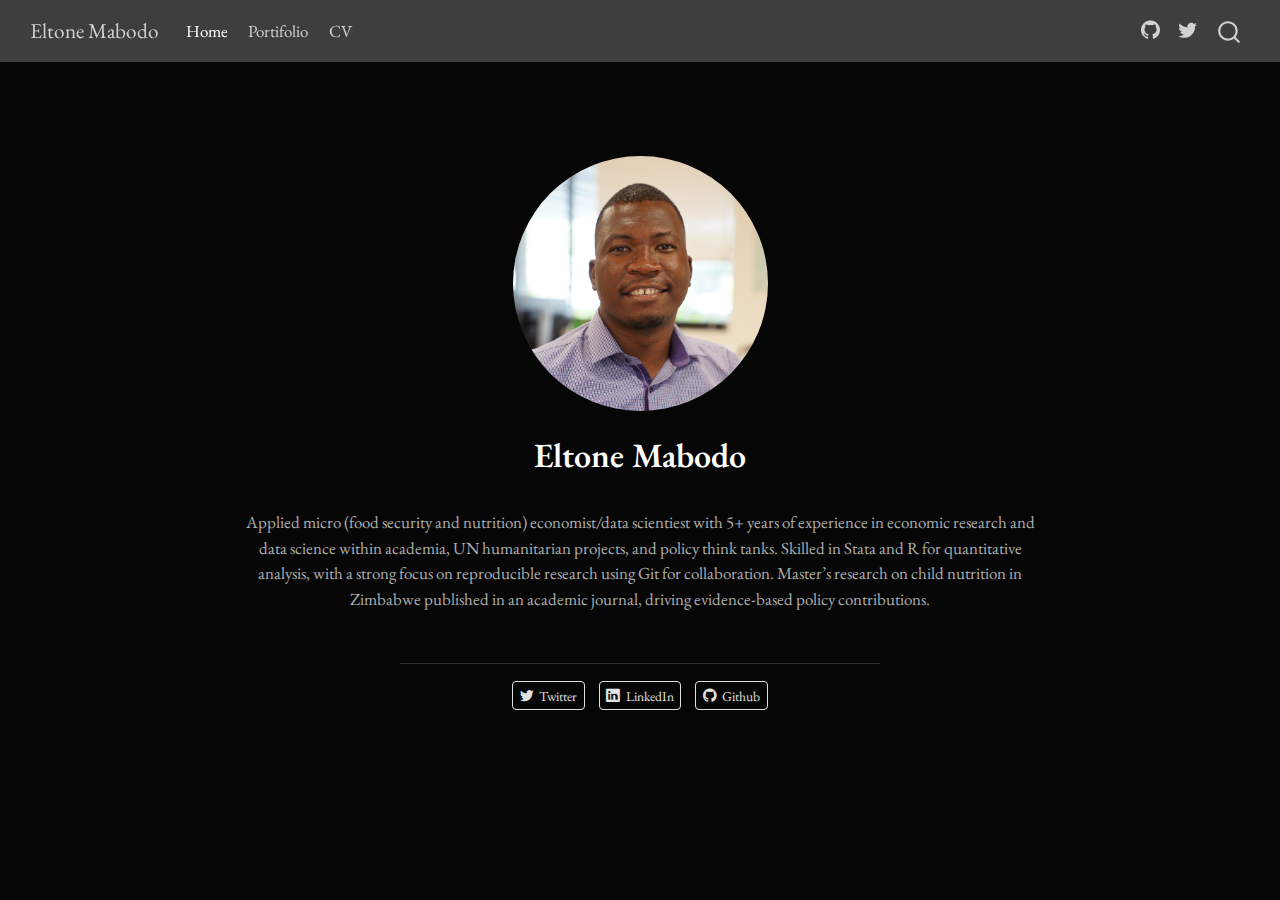
<file: docs/index.html>
<!DOCTYPE html>
<html xmlns="http://www.w3.org/1999/xhtml" lang="en" xml:lang="en"><head>

<meta charset="utf-8">
<meta name="generator" content="quarto-1.5.57">

<meta name="viewport" content="width=device-width, initial-scale=1.0, user-scalable=yes">


<title>Eltone Mabodo</title>
<style>
code{white-space: pre-wrap;}
span.smallcaps{font-variant: small-caps;}
div.columns{display: flex; gap: min(4vw, 1.5em);}
div.column{flex: auto; overflow-x: auto;}
div.hanging-indent{margin-left: 1.5em; text-indent: -1.5em;}
ul.task-list{list-style: none;}
ul.task-list li input[type="checkbox"] {
  width: 0.8em;
  margin: 0 0.8em 0.2em -1em; /* quarto-specific, see https://github.com/quarto-dev/quarto-cli/issues/4556 */ 
  vertical-align: middle;
}
</style>


<script src="site_libs/quarto-nav/quarto-nav.js"></script>
<script src="site_libs/quarto-nav/headroom.min.js"></script>
<script src="site_libs/clipboard/clipboard.min.js"></script>
<script src="site_libs/quarto-search/autocomplete.umd.js"></script>
<script src="site_libs/quarto-search/fuse.min.js"></script>
<script src="site_libs/quarto-search/quarto-search.js"></script>
<meta name="quarto:offset" content="./">
<script src="site_libs/quarto-html/quarto.js"></script>
<script src="site_libs/quarto-html/popper.min.js"></script>
<script src="site_libs/quarto-html/tippy.umd.min.js"></script>
<link href="site_libs/quarto-html/tippy.css" rel="stylesheet">
<link href="site_libs/quarto-html/quarto-syntax-highlighting-dark.css" rel="stylesheet" id="quarto-text-highlighting-styles">
<script src="site_libs/bootstrap/bootstrap.min.js"></script>
<link href="site_libs/bootstrap/bootstrap-icons.css" rel="stylesheet">
<link href="site_libs/bootstrap/bootstrap.min.css" rel="stylesheet" id="quarto-bootstrap" data-mode="dark">
<script id="quarto-search-options" type="application/json">{
  "location": "navbar",
  "copy-button": false,
  "collapse-after": 3,
  "panel-placement": "end",
  "type": "overlay",
  "limit": 50,
  "keyboard-shortcut": [
    "f",
    "/",
    "s"
  ],
  "show-item-context": false,
  "language": {
    "search-no-results-text": "No results",
    "search-matching-documents-text": "matching documents",
    "search-copy-link-title": "Copy link to search",
    "search-hide-matches-text": "Hide additional matches",
    "search-more-match-text": "more match in this document",
    "search-more-matches-text": "more matches in this document",
    "search-clear-button-title": "Clear",
    "search-text-placeholder": "",
    "search-detached-cancel-button-title": "Cancel",
    "search-submit-button-title": "Submit",
    "search-label": "Search"
  }
}</script>


<link rel="stylesheet" href="styles.css">
</head>

<body class="nav-fixed fullcontent">

<div id="quarto-search-results"></div>
  <header id="quarto-header" class="headroom fixed-top">
    <nav class="navbar navbar-expand-lg " data-bs-theme="dark">
      <div class="navbar-container container-fluid">
      <div class="navbar-brand-container mx-auto">
    <a class="navbar-brand" href="./index.html">
    <span class="navbar-title">Eltone Mabodo</span>
    </a>
  </div>
            <div id="quarto-search" class="" title="Search"></div>
          <button class="navbar-toggler" type="button" data-bs-toggle="collapse" data-bs-target="#navbarCollapse" aria-controls="navbarCollapse" role="menu" aria-expanded="false" aria-label="Toggle navigation" onclick="if (window.quartoToggleHeadroom) { window.quartoToggleHeadroom(); }">
  <span class="navbar-toggler-icon"></span>
</button>
          <div class="collapse navbar-collapse" id="navbarCollapse">
            <ul class="navbar-nav navbar-nav-scroll me-auto">
  <li class="nav-item">
    <a class="nav-link active" href="./index.html" aria-current="page"> 
<span class="menu-text">Home</span></a>
  </li>  
  <li class="nav-item">
    <a class="nav-link" href="./portfolio.html"> 
<span class="menu-text">Portifolio</span></a>
  </li>  
  <li class="nav-item">
    <a class="nav-link" href="./cv.html"> 
<span class="menu-text">CV</span></a>
  </li>  
</ul>
            <ul class="navbar-nav navbar-nav-scroll ms-auto">
  <li class="nav-item compact">
    <a class="nav-link" href="https://github.com/iammabodo"> <i class="bi bi-github" role="img">
</i> 
<span class="menu-text"></span></a>
  </li>  
  <li class="nav-item compact">
    <a class="nav-link" href="https://x.com/eltonemabodo"> <i class="bi bi-twitter" role="img">
</i> 
<span class="menu-text"></span></a>
  </li>  
</ul>
          </div> <!-- /navcollapse -->
            <div class="quarto-navbar-tools">
</div>
      </div> <!-- /container-fluid -->
    </nav>
</header>
<!-- content -->
<div id="quarto-content" class="quarto-container page-columns page-rows-contents page-layout-article page-navbar">
<!-- sidebar -->
<!-- margin-sidebar -->
    
<!-- main -->
<div class="quarto-about-jolla">
  <img src="profile.jpg" class="about-image
  round " style="height: 15em; width: 15em;">
 <header id="title-block-header" class="quarto-title-block default">
<div class="quarto-title">
<h1 class="title">Eltone Mabodo</h1>
</div>
<div class="quarto-title-meta">
  </div>
</header><main class="content" id="quarto-document-content">
<p>Applied micro (food security and nutrition) economist/data scientiest with 5+ years of experience in economic research and data science within academia, UN humanitarian projects, and policy think tanks. Skilled in Stata and R for quantitative analysis, with a strong focus on reproducible research using Git for collaboration. Master’s research on child nutrition in Zimbabwe published in an academic journal, driving evidence-based policy contributions.</p>


</main> 
  <hr class="about-sep">
   <div class="about-links">
  <a href="https://x.com/eltonemabodo" class="about-link" rel="" target="">
    <i class="bi bi-twitter"></i>
     <span class="about-link-text">Twitter</span>
  </a>
  <a href="https://www.linkedin.com/in/eltone-mabodo/" class="about-link" rel="" target="">
    <i class="bi bi-linkedin"></i>
     <span class="about-link-text">LinkedIn</span>
  </a>
  <a href="https://github.com/iammabodo" class="about-link" rel="" target="">
    <i class="bi bi-github"></i>
     <span class="about-link-text">Github</span>
  </a>
</div>
</div>
 <!-- /main -->
<script id="quarto-html-after-body" type="application/javascript">
window.document.addEventListener("DOMContentLoaded", function (event) {
  const toggleBodyColorMode = (bsSheetEl) => {
    const mode = bsSheetEl.getAttribute("data-mode");
    const bodyEl = window.document.querySelector("body");
    if (mode === "dark") {
      bodyEl.classList.add("quarto-dark");
      bodyEl.classList.remove("quarto-light");
    } else {
      bodyEl.classList.add("quarto-light");
      bodyEl.classList.remove("quarto-dark");
    }
  }
  const toggleBodyColorPrimary = () => {
    const bsSheetEl = window.document.querySelector("link#quarto-bootstrap");
    if (bsSheetEl) {
      toggleBodyColorMode(bsSheetEl);
    }
  }
  toggleBodyColorPrimary();  
  const isCodeAnnotation = (el) => {
    for (const clz of el.classList) {
      if (clz.startsWith('code-annotation-')) {                     
        return true;
      }
    }
    return false;
  }
  const onCopySuccess = function(e) {
    // button target
    const button = e.trigger;
    // don't keep focus
    button.blur();
    // flash "checked"
    button.classList.add('code-copy-button-checked');
    var currentTitle = button.getAttribute("title");
    button.setAttribute("title", "Copied!");
    let tooltip;
    if (window.bootstrap) {
      button.setAttribute("data-bs-toggle", "tooltip");
      button.setAttribute("data-bs-placement", "left");
      button.setAttribute("data-bs-title", "Copied!");
      tooltip = new bootstrap.Tooltip(button, 
        { trigger: "manual", 
          customClass: "code-copy-button-tooltip",
          offset: [0, -8]});
      tooltip.show();    
    }
    setTimeout(function() {
      if (tooltip) {
        tooltip.hide();
        button.removeAttribute("data-bs-title");
        button.removeAttribute("data-bs-toggle");
        button.removeAttribute("data-bs-placement");
      }
      button.setAttribute("title", currentTitle);
      button.classList.remove('code-copy-button-checked');
    }, 1000);
    // clear code selection
    e.clearSelection();
  }
  const getTextToCopy = function(trigger) {
      const codeEl = trigger.previousElementSibling.cloneNode(true);
      for (const childEl of codeEl.children) {
        if (isCodeAnnotation(childEl)) {
          childEl.remove();
        }
      }
      return codeEl.innerText;
  }
  const clipboard = new window.ClipboardJS('.code-copy-button:not([data-in-quarto-modal])', {
    text: getTextToCopy
  });
  clipboard.on('success', onCopySuccess);
  if (window.document.getElementById('quarto-embedded-source-code-modal')) {
    // For code content inside modals, clipBoardJS needs to be initialized with a container option
    // TODO: Check when it could be a function (https://github.com/zenorocha/clipboard.js/issues/860)
    const clipboardModal = new window.ClipboardJS('.code-copy-button[data-in-quarto-modal]', {
      text: getTextToCopy,
      container: window.document.getElementById('quarto-embedded-source-code-modal')
    });
    clipboardModal.on('success', onCopySuccess);
  }
    var localhostRegex = new RegExp(/^(?:http|https):\/\/localhost\:?[0-9]*\//);
    var mailtoRegex = new RegExp(/^mailto:/);
      var filterRegex = new RegExp('/' + window.location.host + '/');
    var isInternal = (href) => {
        return filterRegex.test(href) || localhostRegex.test(href) || mailtoRegex.test(href);
    }
    // Inspect non-navigation links and adorn them if external
 	var links = window.document.querySelectorAll('a[href]:not(.nav-link):not(.navbar-brand):not(.toc-action):not(.sidebar-link):not(.sidebar-item-toggle):not(.pagination-link):not(.no-external):not([aria-hidden]):not(.dropdown-item):not(.quarto-navigation-tool):not(.about-link)');
    for (var i=0; i<links.length; i++) {
      const link = links[i];
      if (!isInternal(link.href)) {
        // undo the damage that might have been done by quarto-nav.js in the case of
        // links that we want to consider external
        if (link.dataset.originalHref !== undefined) {
          link.href = link.dataset.originalHref;
        }
      }
    }
  function tippyHover(el, contentFn, onTriggerFn, onUntriggerFn) {
    const config = {
      allowHTML: true,
      maxWidth: 500,
      delay: 100,
      arrow: false,
      appendTo: function(el) {
          return el.parentElement;
      },
      interactive: true,
      interactiveBorder: 10,
      theme: 'quarto',
      placement: 'bottom-start',
    };
    if (contentFn) {
      config.content = contentFn;
    }
    if (onTriggerFn) {
      config.onTrigger = onTriggerFn;
    }
    if (onUntriggerFn) {
      config.onUntrigger = onUntriggerFn;
    }
    window.tippy(el, config); 
  }
  const noterefs = window.document.querySelectorAll('a[role="doc-noteref"]');
  for (var i=0; i<noterefs.length; i++) {
    const ref = noterefs[i];
    tippyHover(ref, function() {
      // use id or data attribute instead here
      let href = ref.getAttribute('data-footnote-href') || ref.getAttribute('href');
      try { href = new URL(href).hash; } catch {}
      const id = href.replace(/^#\/?/, "");
      const note = window.document.getElementById(id);
      if (note) {
        return note.innerHTML;
      } else {
        return "";
      }
    });
  }
  const xrefs = window.document.querySelectorAll('a.quarto-xref');
  const processXRef = (id, note) => {
    // Strip column container classes
    const stripColumnClz = (el) => {
      el.classList.remove("page-full", "page-columns");
      if (el.children) {
        for (const child of el.children) {
          stripColumnClz(child);
        }
      }
    }
    stripColumnClz(note)
    if (id === null || id.startsWith('sec-')) {
      // Special case sections, only their first couple elements
      const container = document.createElement("div");
      if (note.children && note.children.length > 2) {
        container.appendChild(note.children[0].cloneNode(true));
        for (let i = 1; i < note.children.length; i++) {
          const child = note.children[i];
          if (child.tagName === "P" && child.innerText === "") {
            continue;
          } else {
            container.appendChild(child.cloneNode(true));
            break;
          }
        }
        if (window.Quarto?.typesetMath) {
          window.Quarto.typesetMath(container);
        }
        return container.innerHTML
      } else {
        if (window.Quarto?.typesetMath) {
          window.Quarto.typesetMath(note);
        }
        return note.innerHTML;
      }
    } else {
      // Remove any anchor links if they are present
      const anchorLink = note.querySelector('a.anchorjs-link');
      if (anchorLink) {
        anchorLink.remove();
      }
      if (window.Quarto?.typesetMath) {
        window.Quarto.typesetMath(note);
      }
      // TODO in 1.5, we should make sure this works without a callout special case
      if (note.classList.contains("callout")) {
        return note.outerHTML;
      } else {
        return note.innerHTML;
      }
    }
  }
  for (var i=0; i<xrefs.length; i++) {
    const xref = xrefs[i];
    tippyHover(xref, undefined, function(instance) {
      instance.disable();
      let url = xref.getAttribute('href');
      let hash = undefined; 
      if (url.startsWith('#')) {
        hash = url;
      } else {
        try { hash = new URL(url).hash; } catch {}
      }
      if (hash) {
        const id = hash.replace(/^#\/?/, "");
        const note = window.document.getElementById(id);
        if (note !== null) {
          try {
            const html = processXRef(id, note.cloneNode(true));
            instance.setContent(html);
          } finally {
            instance.enable();
            instance.show();
          }
        } else {
          // See if we can fetch this
          fetch(url.split('#')[0])
          .then(res => res.text())
          .then(html => {
            const parser = new DOMParser();
            const htmlDoc = parser.parseFromString(html, "text/html");
            const note = htmlDoc.getElementById(id);
            if (note !== null) {
              const html = processXRef(id, note);
              instance.setContent(html);
            } 
          }).finally(() => {
            instance.enable();
            instance.show();
          });
        }
      } else {
        // See if we can fetch a full url (with no hash to target)
        // This is a special case and we should probably do some content thinning / targeting
        fetch(url)
        .then(res => res.text())
        .then(html => {
          const parser = new DOMParser();
          const htmlDoc = parser.parseFromString(html, "text/html");
          const note = htmlDoc.querySelector('main.content');
          if (note !== null) {
            // This should only happen for chapter cross references
            // (since there is no id in the URL)
            // remove the first header
            if (note.children.length > 0 && note.children[0].tagName === "HEADER") {
              note.children[0].remove();
            }
            const html = processXRef(null, note);
            instance.setContent(html);
          } 
        }).finally(() => {
          instance.enable();
          instance.show();
        });
      }
    }, function(instance) {
    });
  }
      let selectedAnnoteEl;
      const selectorForAnnotation = ( cell, annotation) => {
        let cellAttr = 'data-code-cell="' + cell + '"';
        let lineAttr = 'data-code-annotation="' +  annotation + '"';
        const selector = 'span[' + cellAttr + '][' + lineAttr + ']';
        return selector;
      }
      const selectCodeLines = (annoteEl) => {
        const doc = window.document;
        const targetCell = annoteEl.getAttribute("data-target-cell");
        const targetAnnotation = annoteEl.getAttribute("data-target-annotation");
        const annoteSpan = window.document.querySelector(selectorForAnnotation(targetCell, targetAnnotation));
        const lines = annoteSpan.getAttribute("data-code-lines").split(",");
        const lineIds = lines.map((line) => {
          return targetCell + "-" + line;
        })
        let top = null;
        let height = null;
        let parent = null;
        if (lineIds.length > 0) {
            //compute the position of the single el (top and bottom and make a div)
            const el = window.document.getElementById(lineIds[0]);
            top = el.offsetTop;
            height = el.offsetHeight;
            parent = el.parentElement.parentElement;
          if (lineIds.length > 1) {
            const lastEl = window.document.getElementById(lineIds[lineIds.length - 1]);
            const bottom = lastEl.offsetTop + lastEl.offsetHeight;
            height = bottom - top;
          }
          if (top !== null && height !== null && parent !== null) {
            // cook up a div (if necessary) and position it 
            let div = window.document.getElementById("code-annotation-line-highlight");
            if (div === null) {
              div = window.document.createElement("div");
              div.setAttribute("id", "code-annotation-line-highlight");
              div.style.position = 'absolute';
              parent.appendChild(div);
            }
            div.style.top = top - 2 + "px";
            div.style.height = height + 4 + "px";
            div.style.left = 0;
            let gutterDiv = window.document.getElementById("code-annotation-line-highlight-gutter");
            if (gutterDiv === null) {
              gutterDiv = window.document.createElement("div");
              gutterDiv.setAttribute("id", "code-annotation-line-highlight-gutter");
              gutterDiv.style.position = 'absolute';
              const codeCell = window.document.getElementById(targetCell);
              const gutter = codeCell.querySelector('.code-annotation-gutter');
              gutter.appendChild(gutterDiv);
            }
            gutterDiv.style.top = top - 2 + "px";
            gutterDiv.style.height = height + 4 + "px";
          }
          selectedAnnoteEl = annoteEl;
        }
      };
      const unselectCodeLines = () => {
        const elementsIds = ["code-annotation-line-highlight", "code-annotation-line-highlight-gutter"];
        elementsIds.forEach((elId) => {
          const div = window.document.getElementById(elId);
          if (div) {
            div.remove();
          }
        });
        selectedAnnoteEl = undefined;
      };
        // Handle positioning of the toggle
    window.addEventListener(
      "resize",
      throttle(() => {
        elRect = undefined;
        if (selectedAnnoteEl) {
          selectCodeLines(selectedAnnoteEl);
        }
      }, 10)
    );
    function throttle(fn, ms) {
    let throttle = false;
    let timer;
      return (...args) => {
        if(!throttle) { // first call gets through
            fn.apply(this, args);
            throttle = true;
        } else { // all the others get throttled
            if(timer) clearTimeout(timer); // cancel #2
            timer = setTimeout(() => {
              fn.apply(this, args);
              timer = throttle = false;
            }, ms);
        }
      };
    }
      // Attach click handler to the DT
      const annoteDls = window.document.querySelectorAll('dt[data-target-cell]');
      for (const annoteDlNode of annoteDls) {
        annoteDlNode.addEventListener('click', (event) => {
          const clickedEl = event.target;
          if (clickedEl !== selectedAnnoteEl) {
            unselectCodeLines();
            const activeEl = window.document.querySelector('dt[data-target-cell].code-annotation-active');
            if (activeEl) {
              activeEl.classList.remove('code-annotation-active');
            }
            selectCodeLines(clickedEl);
            clickedEl.classList.add('code-annotation-active');
          } else {
            // Unselect the line
            unselectCodeLines();
            clickedEl.classList.remove('code-annotation-active');
          }
        });
      }
  const findCites = (el) => {
    const parentEl = el.parentElement;
    if (parentEl) {
      const cites = parentEl.dataset.cites;
      if (cites) {
        return {
          el,
          cites: cites.split(' ')
        };
      } else {
        return findCites(el.parentElement)
      }
    } else {
      return undefined;
    }
  };
  var bibliorefs = window.document.querySelectorAll('a[role="doc-biblioref"]');
  for (var i=0; i<bibliorefs.length; i++) {
    const ref = bibliorefs[i];
    const citeInfo = findCites(ref);
    if (citeInfo) {
      tippyHover(citeInfo.el, function() {
        var popup = window.document.createElement('div');
        citeInfo.cites.forEach(function(cite) {
          var citeDiv = window.document.createElement('div');
          citeDiv.classList.add('hanging-indent');
          citeDiv.classList.add('csl-entry');
          var biblioDiv = window.document.getElementById('ref-' + cite);
          if (biblioDiv) {
            citeDiv.innerHTML = biblioDiv.innerHTML;
          }
          popup.appendChild(citeDiv);
        });
        return popup.innerHTML;
      });
    }
  }
});
</script>
</div> <!-- /content -->




</body></html>
</file>
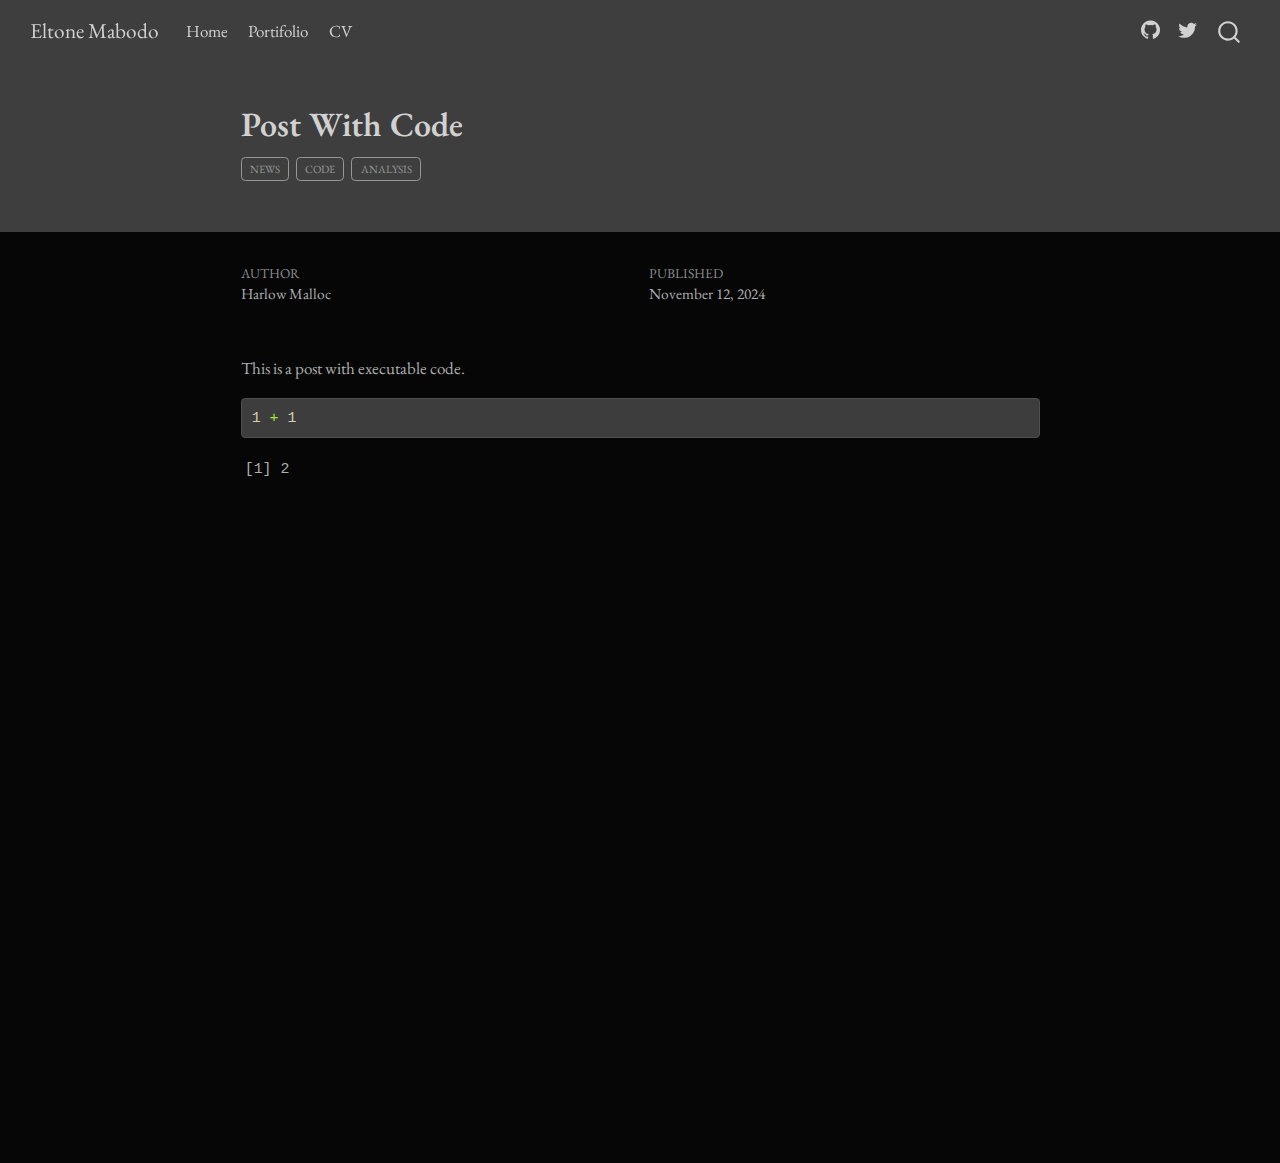
<file: docs/posts/post-with-code/index.html>
<!DOCTYPE html>
<html xmlns="http://www.w3.org/1999/xhtml" lang="en" xml:lang="en"><head>

<meta charset="utf-8">
<meta name="generator" content="quarto-1.5.57">

<meta name="viewport" content="width=device-width, initial-scale=1.0, user-scalable=yes">

<meta name="author" content="Harlow Malloc">
<meta name="dcterms.date" content="2024-11-12">

<title>Post With Code – Eltone Mabodo</title>
<style>
code{white-space: pre-wrap;}
span.smallcaps{font-variant: small-caps;}
div.columns{display: flex; gap: min(4vw, 1.5em);}
div.column{flex: auto; overflow-x: auto;}
div.hanging-indent{margin-left: 1.5em; text-indent: -1.5em;}
ul.task-list{list-style: none;}
ul.task-list li input[type="checkbox"] {
  width: 0.8em;
  margin: 0 0.8em 0.2em -1em; /* quarto-specific, see https://github.com/quarto-dev/quarto-cli/issues/4556 */ 
  vertical-align: middle;
}
/* CSS for syntax highlighting */
pre > code.sourceCode { white-space: pre; position: relative; }
pre > code.sourceCode > span { line-height: 1.25; }
pre > code.sourceCode > span:empty { height: 1.2em; }
.sourceCode { overflow: visible; }
code.sourceCode > span { color: inherit; text-decoration: inherit; }
div.sourceCode { margin: 1em 0; }
pre.sourceCode { margin: 0; }
@media screen {
div.sourceCode { overflow: auto; }
}
@media print {
pre > code.sourceCode { white-space: pre-wrap; }
pre > code.sourceCode > span { display: inline-block; text-indent: -5em; padding-left: 5em; }
}
pre.numberSource code
  { counter-reset: source-line 0; }
pre.numberSource code > span
  { position: relative; left: -4em; counter-increment: source-line; }
pre.numberSource code > span > a:first-child::before
  { content: counter(source-line);
    position: relative; left: -1em; text-align: right; vertical-align: baseline;
    border: none; display: inline-block;
    -webkit-touch-callout: none; -webkit-user-select: none;
    -khtml-user-select: none; -moz-user-select: none;
    -ms-user-select: none; user-select: none;
    padding: 0 4px; width: 4em;
  }
pre.numberSource { margin-left: 3em;  padding-left: 4px; }
div.sourceCode
  {   }
@media screen {
pre > code.sourceCode > span > a:first-child::before { text-decoration: underline; }
}
</style>


<script src="../../site_libs/quarto-nav/quarto-nav.js"></script>
<script src="../../site_libs/quarto-nav/headroom.min.js"></script>
<script src="../../site_libs/clipboard/clipboard.min.js"></script>
<script src="../../site_libs/quarto-search/autocomplete.umd.js"></script>
<script src="../../site_libs/quarto-search/fuse.min.js"></script>
<script src="../../site_libs/quarto-search/quarto-search.js"></script>
<meta name="quarto:offset" content="../../">
<script src="../../site_libs/quarto-html/quarto.js"></script>
<script src="../../site_libs/quarto-html/popper.min.js"></script>
<script src="../../site_libs/quarto-html/tippy.umd.min.js"></script>
<script src="../../site_libs/quarto-html/anchor.min.js"></script>
<link href="../../site_libs/quarto-html/tippy.css" rel="stylesheet">
<link href="../../site_libs/quarto-html/quarto-syntax-highlighting-dark.css" rel="stylesheet" id="quarto-text-highlighting-styles">
<script src="../../site_libs/bootstrap/bootstrap.min.js"></script>
<link href="../../site_libs/bootstrap/bootstrap-icons.css" rel="stylesheet">
<link href="../../site_libs/bootstrap/bootstrap.min.css" rel="stylesheet" id="quarto-bootstrap" data-mode="dark">
<script id="quarto-search-options" type="application/json">{
  "location": "navbar",
  "copy-button": false,
  "collapse-after": 3,
  "panel-placement": "end",
  "type": "overlay",
  "limit": 50,
  "keyboard-shortcut": [
    "f",
    "/",
    "s"
  ],
  "show-item-context": false,
  "language": {
    "search-no-results-text": "No results",
    "search-matching-documents-text": "matching documents",
    "search-copy-link-title": "Copy link to search",
    "search-hide-matches-text": "Hide additional matches",
    "search-more-match-text": "more match in this document",
    "search-more-matches-text": "more matches in this document",
    "search-clear-button-title": "Clear",
    "search-text-placeholder": "",
    "search-detached-cancel-button-title": "Cancel",
    "search-submit-button-title": "Submit",
    "search-label": "Search"
  }
}</script>


<link rel="stylesheet" href="../../styles.css">
</head>

<body class="nav-fixed fullcontent">

<div id="quarto-search-results"></div>
  <header id="quarto-header" class="headroom fixed-top quarto-banner">
    <nav class="navbar navbar-expand-lg " data-bs-theme="dark">
      <div class="navbar-container container-fluid">
      <div class="navbar-brand-container mx-auto">
    <a class="navbar-brand" href="../../index.html">
    <span class="navbar-title">Eltone Mabodo</span>
    </a>
  </div>
            <div id="quarto-search" class="" title="Search"></div>
          <button class="navbar-toggler" type="button" data-bs-toggle="collapse" data-bs-target="#navbarCollapse" aria-controls="navbarCollapse" role="menu" aria-expanded="false" aria-label="Toggle navigation" onclick="if (window.quartoToggleHeadroom) { window.quartoToggleHeadroom(); }">
  <span class="navbar-toggler-icon"></span>
</button>
          <div class="collapse navbar-collapse" id="navbarCollapse">
            <ul class="navbar-nav navbar-nav-scroll me-auto">
  <li class="nav-item">
    <a class="nav-link" href="../../index.html"> 
<span class="menu-text">Home</span></a>
  </li>  
  <li class="nav-item">
    <a class="nav-link" href="../../portfolio.html"> 
<span class="menu-text">Portifolio</span></a>
  </li>  
  <li class="nav-item">
    <a class="nav-link" href="../../cv.html"> 
<span class="menu-text">CV</span></a>
  </li>  
</ul>
            <ul class="navbar-nav navbar-nav-scroll ms-auto">
  <li class="nav-item compact">
    <a class="nav-link" href="https://github.com/iammabodo"> <i class="bi bi-github" role="img">
</i> 
<span class="menu-text"></span></a>
  </li>  
  <li class="nav-item compact">
    <a class="nav-link" href="https://x.com/eltonemabodo"> <i class="bi bi-twitter" role="img">
</i> 
<span class="menu-text"></span></a>
  </li>  
</ul>
          </div> <!-- /navcollapse -->
            <div class="quarto-navbar-tools">
</div>
      </div> <!-- /container-fluid -->
    </nav>
</header>
<!-- content -->
<header id="title-block-header" class="quarto-title-block default page-columns page-full">
  <div class="quarto-title-banner page-columns page-full">
    <div class="quarto-title column-body">
      <h1 class="title">Post With Code</h1>
                                <div class="quarto-categories">
                <div class="quarto-category">news</div>
                <div class="quarto-category">code</div>
                <div class="quarto-category">analysis</div>
              </div>
                  </div>
  </div>
    
  
  <div class="quarto-title-meta">

      <div>
      <div class="quarto-title-meta-heading">Author</div>
      <div class="quarto-title-meta-contents">
               <p>Harlow Malloc </p>
            </div>
    </div>
      
      <div>
      <div class="quarto-title-meta-heading">Published</div>
      <div class="quarto-title-meta-contents">
        <p class="date">November 12, 2024</p>
      </div>
    </div>
    
      
    </div>
    
  
  </header><div id="quarto-content" class="quarto-container page-columns page-rows-contents page-layout-article page-navbar">
<!-- sidebar -->
<!-- margin-sidebar -->
    
<!-- main -->
<main class="content quarto-banner-title-block" id="quarto-document-content">





<p>This is a post with executable code.</p>
<div class="cell">
<div class="sourceCode cell-code" id="cb1"><pre class="sourceCode r code-with-copy"><code class="sourceCode r"><span id="cb1-1"><a href="#cb1-1" aria-hidden="true" tabindex="-1"></a><span class="dv">1</span> <span class="sc">+</span> <span class="dv">1</span></span></code><button title="Copy to Clipboard" class="code-copy-button"><i class="bi"></i></button></pre></div>
<div class="cell-output cell-output-stdout">
<pre><code>[1] 2</code></pre>
</div>
</div>



</main> <!-- /main -->
<script id="quarto-html-after-body" type="application/javascript">
window.document.addEventListener("DOMContentLoaded", function (event) {
  const toggleBodyColorMode = (bsSheetEl) => {
    const mode = bsSheetEl.getAttribute("data-mode");
    const bodyEl = window.document.querySelector("body");
    if (mode === "dark") {
      bodyEl.classList.add("quarto-dark");
      bodyEl.classList.remove("quarto-light");
    } else {
      bodyEl.classList.add("quarto-light");
      bodyEl.classList.remove("quarto-dark");
    }
  }
  const toggleBodyColorPrimary = () => {
    const bsSheetEl = window.document.querySelector("link#quarto-bootstrap");
    if (bsSheetEl) {
      toggleBodyColorMode(bsSheetEl);
    }
  }
  toggleBodyColorPrimary();  
  const icon = "";
  const anchorJS = new window.AnchorJS();
  anchorJS.options = {
    placement: 'right',
    icon: icon
  };
  anchorJS.add('.anchored');
  const isCodeAnnotation = (el) => {
    for (const clz of el.classList) {
      if (clz.startsWith('code-annotation-')) {                     
        return true;
      }
    }
    return false;
  }
  const onCopySuccess = function(e) {
    // button target
    const button = e.trigger;
    // don't keep focus
    button.blur();
    // flash "checked"
    button.classList.add('code-copy-button-checked');
    var currentTitle = button.getAttribute("title");
    button.setAttribute("title", "Copied!");
    let tooltip;
    if (window.bootstrap) {
      button.setAttribute("data-bs-toggle", "tooltip");
      button.setAttribute("data-bs-placement", "left");
      button.setAttribute("data-bs-title", "Copied!");
      tooltip = new bootstrap.Tooltip(button, 
        { trigger: "manual", 
          customClass: "code-copy-button-tooltip",
          offset: [0, -8]});
      tooltip.show();    
    }
    setTimeout(function() {
      if (tooltip) {
        tooltip.hide();
        button.removeAttribute("data-bs-title");
        button.removeAttribute("data-bs-toggle");
        button.removeAttribute("data-bs-placement");
      }
      button.setAttribute("title", currentTitle);
      button.classList.remove('code-copy-button-checked');
    }, 1000);
    // clear code selection
    e.clearSelection();
  }
  const getTextToCopy = function(trigger) {
      const codeEl = trigger.previousElementSibling.cloneNode(true);
      for (const childEl of codeEl.children) {
        if (isCodeAnnotation(childEl)) {
          childEl.remove();
        }
      }
      return codeEl.innerText;
  }
  const clipboard = new window.ClipboardJS('.code-copy-button:not([data-in-quarto-modal])', {
    text: getTextToCopy
  });
  clipboard.on('success', onCopySuccess);
  if (window.document.getElementById('quarto-embedded-source-code-modal')) {
    // For code content inside modals, clipBoardJS needs to be initialized with a container option
    // TODO: Check when it could be a function (https://github.com/zenorocha/clipboard.js/issues/860)
    const clipboardModal = new window.ClipboardJS('.code-copy-button[data-in-quarto-modal]', {
      text: getTextToCopy,
      container: window.document.getElementById('quarto-embedded-source-code-modal')
    });
    clipboardModal.on('success', onCopySuccess);
  }
    var localhostRegex = new RegExp(/^(?:http|https):\/\/localhost\:?[0-9]*\//);
    var mailtoRegex = new RegExp(/^mailto:/);
      var filterRegex = new RegExp('/' + window.location.host + '/');
    var isInternal = (href) => {
        return filterRegex.test(href) || localhostRegex.test(href) || mailtoRegex.test(href);
    }
    // Inspect non-navigation links and adorn them if external
 	var links = window.document.querySelectorAll('a[href]:not(.nav-link):not(.navbar-brand):not(.toc-action):not(.sidebar-link):not(.sidebar-item-toggle):not(.pagination-link):not(.no-external):not([aria-hidden]):not(.dropdown-item):not(.quarto-navigation-tool):not(.about-link)');
    for (var i=0; i<links.length; i++) {
      const link = links[i];
      if (!isInternal(link.href)) {
        // undo the damage that might have been done by quarto-nav.js in the case of
        // links that we want to consider external
        if (link.dataset.originalHref !== undefined) {
          link.href = link.dataset.originalHref;
        }
      }
    }
  function tippyHover(el, contentFn, onTriggerFn, onUntriggerFn) {
    const config = {
      allowHTML: true,
      maxWidth: 500,
      delay: 100,
      arrow: false,
      appendTo: function(el) {
          return el.parentElement;
      },
      interactive: true,
      interactiveBorder: 10,
      theme: 'quarto',
      placement: 'bottom-start',
    };
    if (contentFn) {
      config.content = contentFn;
    }
    if (onTriggerFn) {
      config.onTrigger = onTriggerFn;
    }
    if (onUntriggerFn) {
      config.onUntrigger = onUntriggerFn;
    }
    window.tippy(el, config); 
  }
  const noterefs = window.document.querySelectorAll('a[role="doc-noteref"]');
  for (var i=0; i<noterefs.length; i++) {
    const ref = noterefs[i];
    tippyHover(ref, function() {
      // use id or data attribute instead here
      let href = ref.getAttribute('data-footnote-href') || ref.getAttribute('href');
      try { href = new URL(href).hash; } catch {}
      const id = href.replace(/^#\/?/, "");
      const note = window.document.getElementById(id);
      if (note) {
        return note.innerHTML;
      } else {
        return "";
      }
    });
  }
  const xrefs = window.document.querySelectorAll('a.quarto-xref');
  const processXRef = (id, note) => {
    // Strip column container classes
    const stripColumnClz = (el) => {
      el.classList.remove("page-full", "page-columns");
      if (el.children) {
        for (const child of el.children) {
          stripColumnClz(child);
        }
      }
    }
    stripColumnClz(note)
    if (id === null || id.startsWith('sec-')) {
      // Special case sections, only their first couple elements
      const container = document.createElement("div");
      if (note.children && note.children.length > 2) {
        container.appendChild(note.children[0].cloneNode(true));
        for (let i = 1; i < note.children.length; i++) {
          const child = note.children[i];
          if (child.tagName === "P" && child.innerText === "") {
            continue;
          } else {
            container.appendChild(child.cloneNode(true));
            break;
          }
        }
        if (window.Quarto?.typesetMath) {
          window.Quarto.typesetMath(container);
        }
        return container.innerHTML
      } else {
        if (window.Quarto?.typesetMath) {
          window.Quarto.typesetMath(note);
        }
        return note.innerHTML;
      }
    } else {
      // Remove any anchor links if they are present
      const anchorLink = note.querySelector('a.anchorjs-link');
      if (anchorLink) {
        anchorLink.remove();
      }
      if (window.Quarto?.typesetMath) {
        window.Quarto.typesetMath(note);
      }
      // TODO in 1.5, we should make sure this works without a callout special case
      if (note.classList.contains("callout")) {
        return note.outerHTML;
      } else {
        return note.innerHTML;
      }
    }
  }
  for (var i=0; i<xrefs.length; i++) {
    const xref = xrefs[i];
    tippyHover(xref, undefined, function(instance) {
      instance.disable();
      let url = xref.getAttribute('href');
      let hash = undefined; 
      if (url.startsWith('#')) {
        hash = url;
      } else {
        try { hash = new URL(url).hash; } catch {}
      }
      if (hash) {
        const id = hash.replace(/^#\/?/, "");
        const note = window.document.getElementById(id);
        if (note !== null) {
          try {
            const html = processXRef(id, note.cloneNode(true));
            instance.setContent(html);
          } finally {
            instance.enable();
            instance.show();
          }
        } else {
          // See if we can fetch this
          fetch(url.split('#')[0])
          .then(res => res.text())
          .then(html => {
            const parser = new DOMParser();
            const htmlDoc = parser.parseFromString(html, "text/html");
            const note = htmlDoc.getElementById(id);
            if (note !== null) {
              const html = processXRef(id, note);
              instance.setContent(html);
            } 
          }).finally(() => {
            instance.enable();
            instance.show();
          });
        }
      } else {
        // See if we can fetch a full url (with no hash to target)
        // This is a special case and we should probably do some content thinning / targeting
        fetch(url)
        .then(res => res.text())
        .then(html => {
          const parser = new DOMParser();
          const htmlDoc = parser.parseFromString(html, "text/html");
          const note = htmlDoc.querySelector('main.content');
          if (note !== null) {
            // This should only happen for chapter cross references
            // (since there is no id in the URL)
            // remove the first header
            if (note.children.length > 0 && note.children[0].tagName === "HEADER") {
              note.children[0].remove();
            }
            const html = processXRef(null, note);
            instance.setContent(html);
          } 
        }).finally(() => {
          instance.enable();
          instance.show();
        });
      }
    }, function(instance) {
    });
  }
      let selectedAnnoteEl;
      const selectorForAnnotation = ( cell, annotation) => {
        let cellAttr = 'data-code-cell="' + cell + '"';
        let lineAttr = 'data-code-annotation="' +  annotation + '"';
        const selector = 'span[' + cellAttr + '][' + lineAttr + ']';
        return selector;
      }
      const selectCodeLines = (annoteEl) => {
        const doc = window.document;
        const targetCell = annoteEl.getAttribute("data-target-cell");
        const targetAnnotation = annoteEl.getAttribute("data-target-annotation");
        const annoteSpan = window.document.querySelector(selectorForAnnotation(targetCell, targetAnnotation));
        const lines = annoteSpan.getAttribute("data-code-lines").split(",");
        const lineIds = lines.map((line) => {
          return targetCell + "-" + line;
        })
        let top = null;
        let height = null;
        let parent = null;
        if (lineIds.length > 0) {
            //compute the position of the single el (top and bottom and make a div)
            const el = window.document.getElementById(lineIds[0]);
            top = el.offsetTop;
            height = el.offsetHeight;
            parent = el.parentElement.parentElement;
          if (lineIds.length > 1) {
            const lastEl = window.document.getElementById(lineIds[lineIds.length - 1]);
            const bottom = lastEl.offsetTop + lastEl.offsetHeight;
            height = bottom - top;
          }
          if (top !== null && height !== null && parent !== null) {
            // cook up a div (if necessary) and position it 
            let div = window.document.getElementById("code-annotation-line-highlight");
            if (div === null) {
              div = window.document.createElement("div");
              div.setAttribute("id", "code-annotation-line-highlight");
              div.style.position = 'absolute';
              parent.appendChild(div);
            }
            div.style.top = top - 2 + "px";
            div.style.height = height + 4 + "px";
            div.style.left = 0;
            let gutterDiv = window.document.getElementById("code-annotation-line-highlight-gutter");
            if (gutterDiv === null) {
              gutterDiv = window.document.createElement("div");
              gutterDiv.setAttribute("id", "code-annotation-line-highlight-gutter");
              gutterDiv.style.position = 'absolute';
              const codeCell = window.document.getElementById(targetCell);
              const gutter = codeCell.querySelector('.code-annotation-gutter');
              gutter.appendChild(gutterDiv);
            }
            gutterDiv.style.top = top - 2 + "px";
            gutterDiv.style.height = height + 4 + "px";
          }
          selectedAnnoteEl = annoteEl;
        }
      };
      const unselectCodeLines = () => {
        const elementsIds = ["code-annotation-line-highlight", "code-annotation-line-highlight-gutter"];
        elementsIds.forEach((elId) => {
          const div = window.document.getElementById(elId);
          if (div) {
            div.remove();
          }
        });
        selectedAnnoteEl = undefined;
      };
        // Handle positioning of the toggle
    window.addEventListener(
      "resize",
      throttle(() => {
        elRect = undefined;
        if (selectedAnnoteEl) {
          selectCodeLines(selectedAnnoteEl);
        }
      }, 10)
    );
    function throttle(fn, ms) {
    let throttle = false;
    let timer;
      return (...args) => {
        if(!throttle) { // first call gets through
            fn.apply(this, args);
            throttle = true;
        } else { // all the others get throttled
            if(timer) clearTimeout(timer); // cancel #2
            timer = setTimeout(() => {
              fn.apply(this, args);
              timer = throttle = false;
            }, ms);
        }
      };
    }
      // Attach click handler to the DT
      const annoteDls = window.document.querySelectorAll('dt[data-target-cell]');
      for (const annoteDlNode of annoteDls) {
        annoteDlNode.addEventListener('click', (event) => {
          const clickedEl = event.target;
          if (clickedEl !== selectedAnnoteEl) {
            unselectCodeLines();
            const activeEl = window.document.querySelector('dt[data-target-cell].code-annotation-active');
            if (activeEl) {
              activeEl.classList.remove('code-annotation-active');
            }
            selectCodeLines(clickedEl);
            clickedEl.classList.add('code-annotation-active');
          } else {
            // Unselect the line
            unselectCodeLines();
            clickedEl.classList.remove('code-annotation-active');
          }
        });
      }
  const findCites = (el) => {
    const parentEl = el.parentElement;
    if (parentEl) {
      const cites = parentEl.dataset.cites;
      if (cites) {
        return {
          el,
          cites: cites.split(' ')
        };
      } else {
        return findCites(el.parentElement)
      }
    } else {
      return undefined;
    }
  };
  var bibliorefs = window.document.querySelectorAll('a[role="doc-biblioref"]');
  for (var i=0; i<bibliorefs.length; i++) {
    const ref = bibliorefs[i];
    const citeInfo = findCites(ref);
    if (citeInfo) {
      tippyHover(citeInfo.el, function() {
        var popup = window.document.createElement('div');
        citeInfo.cites.forEach(function(cite) {
          var citeDiv = window.document.createElement('div');
          citeDiv.classList.add('hanging-indent');
          citeDiv.classList.add('csl-entry');
          var biblioDiv = window.document.getElementById('ref-' + cite);
          if (biblioDiv) {
            citeDiv.innerHTML = biblioDiv.innerHTML;
          }
          popup.appendChild(citeDiv);
        });
        return popup.innerHTML;
      });
    }
  }
});
</script>
</div> <!-- /content -->




</body></html>
</file>
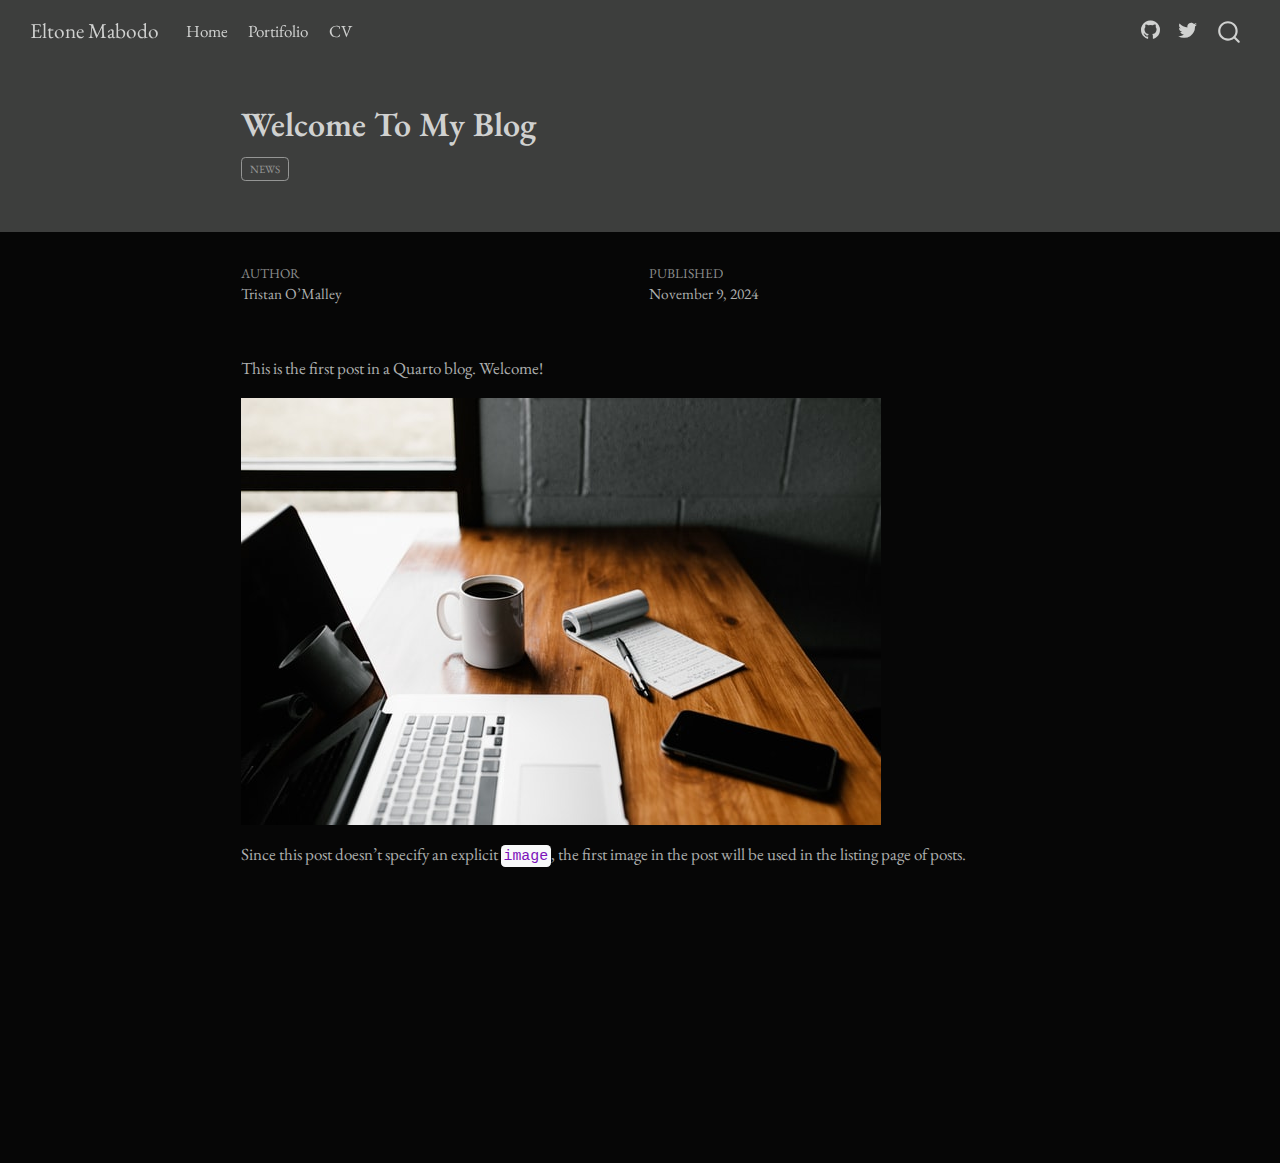
<file: docs/posts/welcome/index.html>
<!DOCTYPE html>
<html xmlns="http://www.w3.org/1999/xhtml" lang="en" xml:lang="en"><head>

<meta charset="utf-8">
<meta name="generator" content="quarto-1.5.57">

<meta name="viewport" content="width=device-width, initial-scale=1.0, user-scalable=yes">

<meta name="author" content="Tristan O’Malley">
<meta name="dcterms.date" content="2024-11-09">

<title>Welcome To My Blog – Eltone Mabodo</title>
<style>
code{white-space: pre-wrap;}
span.smallcaps{font-variant: small-caps;}
div.columns{display: flex; gap: min(4vw, 1.5em);}
div.column{flex: auto; overflow-x: auto;}
div.hanging-indent{margin-left: 1.5em; text-indent: -1.5em;}
ul.task-list{list-style: none;}
ul.task-list li input[type="checkbox"] {
  width: 0.8em;
  margin: 0 0.8em 0.2em -1em; /* quarto-specific, see https://github.com/quarto-dev/quarto-cli/issues/4556 */ 
  vertical-align: middle;
}
</style>


<script src="../../site_libs/quarto-nav/quarto-nav.js"></script>
<script src="../../site_libs/quarto-nav/headroom.min.js"></script>
<script src="../../site_libs/clipboard/clipboard.min.js"></script>
<script src="../../site_libs/quarto-search/autocomplete.umd.js"></script>
<script src="../../site_libs/quarto-search/fuse.min.js"></script>
<script src="../../site_libs/quarto-search/quarto-search.js"></script>
<meta name="quarto:offset" content="../../">
<script src="../../site_libs/quarto-html/quarto.js"></script>
<script src="../../site_libs/quarto-html/popper.min.js"></script>
<script src="../../site_libs/quarto-html/tippy.umd.min.js"></script>
<script src="../../site_libs/quarto-html/anchor.min.js"></script>
<link href="../../site_libs/quarto-html/tippy.css" rel="stylesheet">
<link href="../../site_libs/quarto-html/quarto-syntax-highlighting-dark.css" rel="stylesheet" id="quarto-text-highlighting-styles">
<script src="../../site_libs/bootstrap/bootstrap.min.js"></script>
<link href="../../site_libs/bootstrap/bootstrap-icons.css" rel="stylesheet">
<link href="../../site_libs/bootstrap/bootstrap.min.css" rel="stylesheet" id="quarto-bootstrap" data-mode="dark">
<script id="quarto-search-options" type="application/json">{
  "location": "navbar",
  "copy-button": false,
  "collapse-after": 3,
  "panel-placement": "end",
  "type": "overlay",
  "limit": 50,
  "keyboard-shortcut": [
    "f",
    "/",
    "s"
  ],
  "show-item-context": false,
  "language": {
    "search-no-results-text": "No results",
    "search-matching-documents-text": "matching documents",
    "search-copy-link-title": "Copy link to search",
    "search-hide-matches-text": "Hide additional matches",
    "search-more-match-text": "more match in this document",
    "search-more-matches-text": "more matches in this document",
    "search-clear-button-title": "Clear",
    "search-text-placeholder": "",
    "search-detached-cancel-button-title": "Cancel",
    "search-submit-button-title": "Submit",
    "search-label": "Search"
  }
}</script>


<link rel="stylesheet" href="../../styles.css">
</head>

<body class="nav-fixed fullcontent">

<div id="quarto-search-results"></div>
  <header id="quarto-header" class="headroom fixed-top quarto-banner">
    <nav class="navbar navbar-expand-lg " data-bs-theme="dark">
      <div class="navbar-container container-fluid">
      <div class="navbar-brand-container mx-auto">
    <a class="navbar-brand" href="../../index.html">
    <span class="navbar-title">Eltone Mabodo</span>
    </a>
  </div>
            <div id="quarto-search" class="" title="Search"></div>
          <button class="navbar-toggler" type="button" data-bs-toggle="collapse" data-bs-target="#navbarCollapse" aria-controls="navbarCollapse" role="menu" aria-expanded="false" aria-label="Toggle navigation" onclick="if (window.quartoToggleHeadroom) { window.quartoToggleHeadroom(); }">
  <span class="navbar-toggler-icon"></span>
</button>
          <div class="collapse navbar-collapse" id="navbarCollapse">
            <ul class="navbar-nav navbar-nav-scroll me-auto">
  <li class="nav-item">
    <a class="nav-link" href="../../index.html"> 
<span class="menu-text">Home</span></a>
  </li>  
  <li class="nav-item">
    <a class="nav-link" href="../../portfolio.html"> 
<span class="menu-text">Portifolio</span></a>
  </li>  
  <li class="nav-item">
    <a class="nav-link" href="../../cv.html"> 
<span class="menu-text">CV</span></a>
  </li>  
</ul>
            <ul class="navbar-nav navbar-nav-scroll ms-auto">
  <li class="nav-item compact">
    <a class="nav-link" href="https://github.com/iammabodo"> <i class="bi bi-github" role="img">
</i> 
<span class="menu-text"></span></a>
  </li>  
  <li class="nav-item compact">
    <a class="nav-link" href="https://x.com/eltonemabodo"> <i class="bi bi-twitter" role="img">
</i> 
<span class="menu-text"></span></a>
  </li>  
</ul>
          </div> <!-- /navcollapse -->
            <div class="quarto-navbar-tools">
</div>
      </div> <!-- /container-fluid -->
    </nav>
</header>
<!-- content -->
<header id="title-block-header" class="quarto-title-block default page-columns page-full">
  <div class="quarto-title-banner page-columns page-full">
    <div class="quarto-title column-body">
      <h1 class="title">Welcome To My Blog</h1>
                                <div class="quarto-categories">
                <div class="quarto-category">news</div>
              </div>
                  </div>
  </div>
    
  
  <div class="quarto-title-meta">

      <div>
      <div class="quarto-title-meta-heading">Author</div>
      <div class="quarto-title-meta-contents">
               <p>Tristan O’Malley </p>
            </div>
    </div>
      
      <div>
      <div class="quarto-title-meta-heading">Published</div>
      <div class="quarto-title-meta-contents">
        <p class="date">November 9, 2024</p>
      </div>
    </div>
    
      
    </div>
    
  
  </header><div id="quarto-content" class="quarto-container page-columns page-rows-contents page-layout-article page-navbar">
<!-- sidebar -->
<!-- margin-sidebar -->
    
<!-- main -->
<main class="content quarto-banner-title-block" id="quarto-document-content">





<p>This is the first post in a Quarto blog. Welcome!</p>
<p><img src="thumbnail.jpg" class="img-fluid"></p>
<p>Since this post doesn’t specify an explicit <code>image</code>, the first image in the post will be used in the listing page of posts.</p>



</main> <!-- /main -->
<script id="quarto-html-after-body" type="application/javascript">
window.document.addEventListener("DOMContentLoaded", function (event) {
  const toggleBodyColorMode = (bsSheetEl) => {
    const mode = bsSheetEl.getAttribute("data-mode");
    const bodyEl = window.document.querySelector("body");
    if (mode === "dark") {
      bodyEl.classList.add("quarto-dark");
      bodyEl.classList.remove("quarto-light");
    } else {
      bodyEl.classList.add("quarto-light");
      bodyEl.classList.remove("quarto-dark");
    }
  }
  const toggleBodyColorPrimary = () => {
    const bsSheetEl = window.document.querySelector("link#quarto-bootstrap");
    if (bsSheetEl) {
      toggleBodyColorMode(bsSheetEl);
    }
  }
  toggleBodyColorPrimary();  
  const icon = "";
  const anchorJS = new window.AnchorJS();
  anchorJS.options = {
    placement: 'right',
    icon: icon
  };
  anchorJS.add('.anchored');
  const isCodeAnnotation = (el) => {
    for (const clz of el.classList) {
      if (clz.startsWith('code-annotation-')) {                     
        return true;
      }
    }
    return false;
  }
  const onCopySuccess = function(e) {
    // button target
    const button = e.trigger;
    // don't keep focus
    button.blur();
    // flash "checked"
    button.classList.add('code-copy-button-checked');
    var currentTitle = button.getAttribute("title");
    button.setAttribute("title", "Copied!");
    let tooltip;
    if (window.bootstrap) {
      button.setAttribute("data-bs-toggle", "tooltip");
      button.setAttribute("data-bs-placement", "left");
      button.setAttribute("data-bs-title", "Copied!");
      tooltip = new bootstrap.Tooltip(button, 
        { trigger: "manual", 
          customClass: "code-copy-button-tooltip",
          offset: [0, -8]});
      tooltip.show();    
    }
    setTimeout(function() {
      if (tooltip) {
        tooltip.hide();
        button.removeAttribute("data-bs-title");
        button.removeAttribute("data-bs-toggle");
        button.removeAttribute("data-bs-placement");
      }
      button.setAttribute("title", currentTitle);
      button.classList.remove('code-copy-button-checked');
    }, 1000);
    // clear code selection
    e.clearSelection();
  }
  const getTextToCopy = function(trigger) {
      const codeEl = trigger.previousElementSibling.cloneNode(true);
      for (const childEl of codeEl.children) {
        if (isCodeAnnotation(childEl)) {
          childEl.remove();
        }
      }
      return codeEl.innerText;
  }
  const clipboard = new window.ClipboardJS('.code-copy-button:not([data-in-quarto-modal])', {
    text: getTextToCopy
  });
  clipboard.on('success', onCopySuccess);
  if (window.document.getElementById('quarto-embedded-source-code-modal')) {
    // For code content inside modals, clipBoardJS needs to be initialized with a container option
    // TODO: Check when it could be a function (https://github.com/zenorocha/clipboard.js/issues/860)
    const clipboardModal = new window.ClipboardJS('.code-copy-button[data-in-quarto-modal]', {
      text: getTextToCopy,
      container: window.document.getElementById('quarto-embedded-source-code-modal')
    });
    clipboardModal.on('success', onCopySuccess);
  }
    var localhostRegex = new RegExp(/^(?:http|https):\/\/localhost\:?[0-9]*\//);
    var mailtoRegex = new RegExp(/^mailto:/);
      var filterRegex = new RegExp('/' + window.location.host + '/');
    var isInternal = (href) => {
        return filterRegex.test(href) || localhostRegex.test(href) || mailtoRegex.test(href);
    }
    // Inspect non-navigation links and adorn them if external
 	var links = window.document.querySelectorAll('a[href]:not(.nav-link):not(.navbar-brand):not(.toc-action):not(.sidebar-link):not(.sidebar-item-toggle):not(.pagination-link):not(.no-external):not([aria-hidden]):not(.dropdown-item):not(.quarto-navigation-tool):not(.about-link)');
    for (var i=0; i<links.length; i++) {
      const link = links[i];
      if (!isInternal(link.href)) {
        // undo the damage that might have been done by quarto-nav.js in the case of
        // links that we want to consider external
        if (link.dataset.originalHref !== undefined) {
          link.href = link.dataset.originalHref;
        }
      }
    }
  function tippyHover(el, contentFn, onTriggerFn, onUntriggerFn) {
    const config = {
      allowHTML: true,
      maxWidth: 500,
      delay: 100,
      arrow: false,
      appendTo: function(el) {
          return el.parentElement;
      },
      interactive: true,
      interactiveBorder: 10,
      theme: 'quarto',
      placement: 'bottom-start',
    };
    if (contentFn) {
      config.content = contentFn;
    }
    if (onTriggerFn) {
      config.onTrigger = onTriggerFn;
    }
    if (onUntriggerFn) {
      config.onUntrigger = onUntriggerFn;
    }
    window.tippy(el, config); 
  }
  const noterefs = window.document.querySelectorAll('a[role="doc-noteref"]');
  for (var i=0; i<noterefs.length; i++) {
    const ref = noterefs[i];
    tippyHover(ref, function() {
      // use id or data attribute instead here
      let href = ref.getAttribute('data-footnote-href') || ref.getAttribute('href');
      try { href = new URL(href).hash; } catch {}
      const id = href.replace(/^#\/?/, "");
      const note = window.document.getElementById(id);
      if (note) {
        return note.innerHTML;
      } else {
        return "";
      }
    });
  }
  const xrefs = window.document.querySelectorAll('a.quarto-xref');
  const processXRef = (id, note) => {
    // Strip column container classes
    const stripColumnClz = (el) => {
      el.classList.remove("page-full", "page-columns");
      if (el.children) {
        for (const child of el.children) {
          stripColumnClz(child);
        }
      }
    }
    stripColumnClz(note)
    if (id === null || id.startsWith('sec-')) {
      // Special case sections, only their first couple elements
      const container = document.createElement("div");
      if (note.children && note.children.length > 2) {
        container.appendChild(note.children[0].cloneNode(true));
        for (let i = 1; i < note.children.length; i++) {
          const child = note.children[i];
          if (child.tagName === "P" && child.innerText === "") {
            continue;
          } else {
            container.appendChild(child.cloneNode(true));
            break;
          }
        }
        if (window.Quarto?.typesetMath) {
          window.Quarto.typesetMath(container);
        }
        return container.innerHTML
      } else {
        if (window.Quarto?.typesetMath) {
          window.Quarto.typesetMath(note);
        }
        return note.innerHTML;
      }
    } else {
      // Remove any anchor links if they are present
      const anchorLink = note.querySelector('a.anchorjs-link');
      if (anchorLink) {
        anchorLink.remove();
      }
      if (window.Quarto?.typesetMath) {
        window.Quarto.typesetMath(note);
      }
      // TODO in 1.5, we should make sure this works without a callout special case
      if (note.classList.contains("callout")) {
        return note.outerHTML;
      } else {
        return note.innerHTML;
      }
    }
  }
  for (var i=0; i<xrefs.length; i++) {
    const xref = xrefs[i];
    tippyHover(xref, undefined, function(instance) {
      instance.disable();
      let url = xref.getAttribute('href');
      let hash = undefined; 
      if (url.startsWith('#')) {
        hash = url;
      } else {
        try { hash = new URL(url).hash; } catch {}
      }
      if (hash) {
        const id = hash.replace(/^#\/?/, "");
        const note = window.document.getElementById(id);
        if (note !== null) {
          try {
            const html = processXRef(id, note.cloneNode(true));
            instance.setContent(html);
          } finally {
            instance.enable();
            instance.show();
          }
        } else {
          // See if we can fetch this
          fetch(url.split('#')[0])
          .then(res => res.text())
          .then(html => {
            const parser = new DOMParser();
            const htmlDoc = parser.parseFromString(html, "text/html");
            const note = htmlDoc.getElementById(id);
            if (note !== null) {
              const html = processXRef(id, note);
              instance.setContent(html);
            } 
          }).finally(() => {
            instance.enable();
            instance.show();
          });
        }
      } else {
        // See if we can fetch a full url (with no hash to target)
        // This is a special case and we should probably do some content thinning / targeting
        fetch(url)
        .then(res => res.text())
        .then(html => {
          const parser = new DOMParser();
          const htmlDoc = parser.parseFromString(html, "text/html");
          const note = htmlDoc.querySelector('main.content');
          if (note !== null) {
            // This should only happen for chapter cross references
            // (since there is no id in the URL)
            // remove the first header
            if (note.children.length > 0 && note.children[0].tagName === "HEADER") {
              note.children[0].remove();
            }
            const html = processXRef(null, note);
            instance.setContent(html);
          } 
        }).finally(() => {
          instance.enable();
          instance.show();
        });
      }
    }, function(instance) {
    });
  }
      let selectedAnnoteEl;
      const selectorForAnnotation = ( cell, annotation) => {
        let cellAttr = 'data-code-cell="' + cell + '"';
        let lineAttr = 'data-code-annotation="' +  annotation + '"';
        const selector = 'span[' + cellAttr + '][' + lineAttr + ']';
        return selector;
      }
      const selectCodeLines = (annoteEl) => {
        const doc = window.document;
        const targetCell = annoteEl.getAttribute("data-target-cell");
        const targetAnnotation = annoteEl.getAttribute("data-target-annotation");
        const annoteSpan = window.document.querySelector(selectorForAnnotation(targetCell, targetAnnotation));
        const lines = annoteSpan.getAttribute("data-code-lines").split(",");
        const lineIds = lines.map((line) => {
          return targetCell + "-" + line;
        })
        let top = null;
        let height = null;
        let parent = null;
        if (lineIds.length > 0) {
            //compute the position of the single el (top and bottom and make a div)
            const el = window.document.getElementById(lineIds[0]);
            top = el.offsetTop;
            height = el.offsetHeight;
            parent = el.parentElement.parentElement;
          if (lineIds.length > 1) {
            const lastEl = window.document.getElementById(lineIds[lineIds.length - 1]);
            const bottom = lastEl.offsetTop + lastEl.offsetHeight;
            height = bottom - top;
          }
          if (top !== null && height !== null && parent !== null) {
            // cook up a div (if necessary) and position it 
            let div = window.document.getElementById("code-annotation-line-highlight");
            if (div === null) {
              div = window.document.createElement("div");
              div.setAttribute("id", "code-annotation-line-highlight");
              div.style.position = 'absolute';
              parent.appendChild(div);
            }
            div.style.top = top - 2 + "px";
            div.style.height = height + 4 + "px";
            div.style.left = 0;
            let gutterDiv = window.document.getElementById("code-annotation-line-highlight-gutter");
            if (gutterDiv === null) {
              gutterDiv = window.document.createElement("div");
              gutterDiv.setAttribute("id", "code-annotation-line-highlight-gutter");
              gutterDiv.style.position = 'absolute';
              const codeCell = window.document.getElementById(targetCell);
              const gutter = codeCell.querySelector('.code-annotation-gutter');
              gutter.appendChild(gutterDiv);
            }
            gutterDiv.style.top = top - 2 + "px";
            gutterDiv.style.height = height + 4 + "px";
          }
          selectedAnnoteEl = annoteEl;
        }
      };
      const unselectCodeLines = () => {
        const elementsIds = ["code-annotation-line-highlight", "code-annotation-line-highlight-gutter"];
        elementsIds.forEach((elId) => {
          const div = window.document.getElementById(elId);
          if (div) {
            div.remove();
          }
        });
        selectedAnnoteEl = undefined;
      };
        // Handle positioning of the toggle
    window.addEventListener(
      "resize",
      throttle(() => {
        elRect = undefined;
        if (selectedAnnoteEl) {
          selectCodeLines(selectedAnnoteEl);
        }
      }, 10)
    );
    function throttle(fn, ms) {
    let throttle = false;
    let timer;
      return (...args) => {
        if(!throttle) { // first call gets through
            fn.apply(this, args);
            throttle = true;
        } else { // all the others get throttled
            if(timer) clearTimeout(timer); // cancel #2
            timer = setTimeout(() => {
              fn.apply(this, args);
              timer = throttle = false;
            }, ms);
        }
      };
    }
      // Attach click handler to the DT
      const annoteDls = window.document.querySelectorAll('dt[data-target-cell]');
      for (const annoteDlNode of annoteDls) {
        annoteDlNode.addEventListener('click', (event) => {
          const clickedEl = event.target;
          if (clickedEl !== selectedAnnoteEl) {
            unselectCodeLines();
            const activeEl = window.document.querySelector('dt[data-target-cell].code-annotation-active');
            if (activeEl) {
              activeEl.classList.remove('code-annotation-active');
            }
            selectCodeLines(clickedEl);
            clickedEl.classList.add('code-annotation-active');
          } else {
            // Unselect the line
            unselectCodeLines();
            clickedEl.classList.remove('code-annotation-active');
          }
        });
      }
  const findCites = (el) => {
    const parentEl = el.parentElement;
    if (parentEl) {
      const cites = parentEl.dataset.cites;
      if (cites) {
        return {
          el,
          cites: cites.split(' ')
        };
      } else {
        return findCites(el.parentElement)
      }
    } else {
      return undefined;
    }
  };
  var bibliorefs = window.document.querySelectorAll('a[role="doc-biblioref"]');
  for (var i=0; i<bibliorefs.length; i++) {
    const ref = bibliorefs[i];
    const citeInfo = findCites(ref);
    if (citeInfo) {
      tippyHover(citeInfo.el, function() {
        var popup = window.document.createElement('div');
        citeInfo.cites.forEach(function(cite) {
          var citeDiv = window.document.createElement('div');
          citeDiv.classList.add('hanging-indent');
          citeDiv.classList.add('csl-entry');
          var biblioDiv = window.document.getElementById('ref-' + cite);
          if (biblioDiv) {
            citeDiv.innerHTML = biblioDiv.innerHTML;
          }
          popup.appendChild(citeDiv);
        });
        return popup.innerHTML;
      });
    }
  }
});
</script>
</div> <!-- /content -->




</body></html>
</file>
<file: docs/site_libs/quarto-html/tippy.css>
.tippy-box[data-animation=fade][data-state=hidden]{opacity:0}[data-tippy-root]{max-width:calc(100vw - 10px)}.tippy-box{position:relative;background-color:#333;color:#fff;border-radius:4px;font-size:14px;line-height:1.4;white-space:normal;outline:0;transition-property:transform,visibility,opacity}.tippy-box[data-placement^=top]>.tippy-arrow{bottom:0}.tippy-box[data-placement^=top]>.tippy-arrow:before{bottom:-7px;left:0;border-width:8px 8px 0;border-top-color:initial;transform-origin:center top}.tippy-box[data-placement^=bottom]>.tippy-arrow{top:0}.tippy-box[data-placement^=bottom]>.tippy-arrow:before{top:-7px;left:0;border-width:0 8px 8px;border-bottom-color:initial;transform-origin:center bottom}.tippy-box[data-placement^=left]>.tippy-arrow{right:0}.tippy-box[data-placement^=left]>.tippy-arrow:before{border-width:8px 0 8px 8px;border-left-color:initial;right:-7px;transform-origin:center left}.tippy-box[data-placement^=right]>.tippy-arrow{left:0}.tippy-box[data-placement^=right]>.tippy-arrow:before{left:-7px;border-width:8px 8px 8px 0;border-right-color:initial;transform-origin:center right}.tippy-box[data-inertia][data-state=visible]{transition-timing-function:cubic-bezier(.54,1.5,.38,1.11)}.tippy-arrow{width:16px;height:16px;color:#333}.tippy-arrow:before{content:"";position:absolute;border-color:transparent;border-style:solid}.tippy-content{position:relative;padding:5px 9px;z-index:1}
</file>
<file: docs/site_libs/quarto-html/quarto-syntax-highlighting-dark.css>
/* quarto syntax highlight colors */
:root {
  --quarto-hl-al-color: #f07178;
  --quarto-hl-an-color: #d4d0ab;
  --quarto-hl-at-color: #00e0e0;
  --quarto-hl-bn-color: #d4d0ab;
  --quarto-hl-bu-color: #abe338;
  --quarto-hl-ch-color: #abe338;
  --quarto-hl-co-color: #f8f8f2;
  --quarto-hl-cv-color: #ffd700;
  --quarto-hl-cn-color: #ffd700;
  --quarto-hl-cf-color: #ffa07a;
  --quarto-hl-dt-color: #ffa07a;
  --quarto-hl-dv-color: #d4d0ab;
  --quarto-hl-do-color: #f8f8f2;
  --quarto-hl-er-color: #f07178;
  --quarto-hl-ex-color: #00e0e0;
  --quarto-hl-fl-color: #d4d0ab;
  --quarto-hl-fu-color: #ffa07a;
  --quarto-hl-im-color: #abe338;
  --quarto-hl-in-color: #d4d0ab;
  --quarto-hl-kw-color: #ffa07a;
  --quarto-hl-op-color: #ffa07a;
  --quarto-hl-ot-color: #00e0e0;
  --quarto-hl-pp-color: #dcc6e0;
  --quarto-hl-re-color: #00e0e0;
  --quarto-hl-sc-color: #abe338;
  --quarto-hl-ss-color: #abe338;
  --quarto-hl-st-color: #abe338;
  --quarto-hl-va-color: #00e0e0;
  --quarto-hl-vs-color: #abe338;
  --quarto-hl-wa-color: #dcc6e0;
}

/* other quarto variables */
:root {
  --quarto-font-monospace: SFMono-Regular, Menlo, Monaco, Consolas, "Liberation Mono", "Courier New", monospace;
}

code span.al {
  background-color: #2a0f15;
  font-weight: bold;
  color: #f07178;
}

code span.an {
  color: #d4d0ab;
}

code span.at {
  color: #00e0e0;
}

code span.bn {
  color: #d4d0ab;
}

code span.bu {
  color: #abe338;
}

code span.ch {
  color: #abe338;
}

code span.co {
  font-style: italic;
  color: #f8f8f2;
}

code span.cv {
  color: #ffd700;
}

code span.cn {
  color: #ffd700;
}

code span.cf {
  font-weight: bold;
  color: #ffa07a;
}

code span.dt {
  color: #ffa07a;
}

code span.dv {
  color: #d4d0ab;
}

code span.do {
  color: #f8f8f2;
}

code span.er {
  color: #f07178;
  text-decoration: underline;
}

code span.ex {
  font-weight: bold;
  color: #00e0e0;
}

code span.fl {
  color: #d4d0ab;
}

code span.fu {
  color: #ffa07a;
}

code span.im {
  color: #abe338;
}

code span.in {
  color: #d4d0ab;
}

code span.kw {
  font-weight: bold;
  color: #ffa07a;
}

pre > code.sourceCode > span {
  color: #f8f8f2;
}

code span {
  color: #f8f8f2;
}

code.sourceCode > span {
  color: #f8f8f2;
}

div.sourceCode,
div.sourceCode pre.sourceCode {
  color: #f8f8f2;
}

code span.op {
  color: #ffa07a;
}

code span.ot {
  color: #00e0e0;
}

code span.pp {
  color: #dcc6e0;
}

code span.re {
  background-color: #f8f8f2;
  color: #00e0e0;
}

code span.sc {
  color: #abe338;
}

code span.ss {
  color: #abe338;
}

code span.st {
  color: #abe338;
}

code span.va {
  color: #00e0e0;
}

code span.vs {
  color: #abe338;
}

code span.wa {
  color: #dcc6e0;
}

.prevent-inlining {
  content: "</";
}

/*# sourceMappingURL=935a306eefa94366c21e1a970dddb765.css.map */
</file>
<file: docs/styles.css>
/* css styles */

@import url('https://fonts.googleapis.com/css2?family=EB+Garamond:wght@400;700&display=swap');

body {
    font-family: 'EB Garamond', serif;
}
</file>
